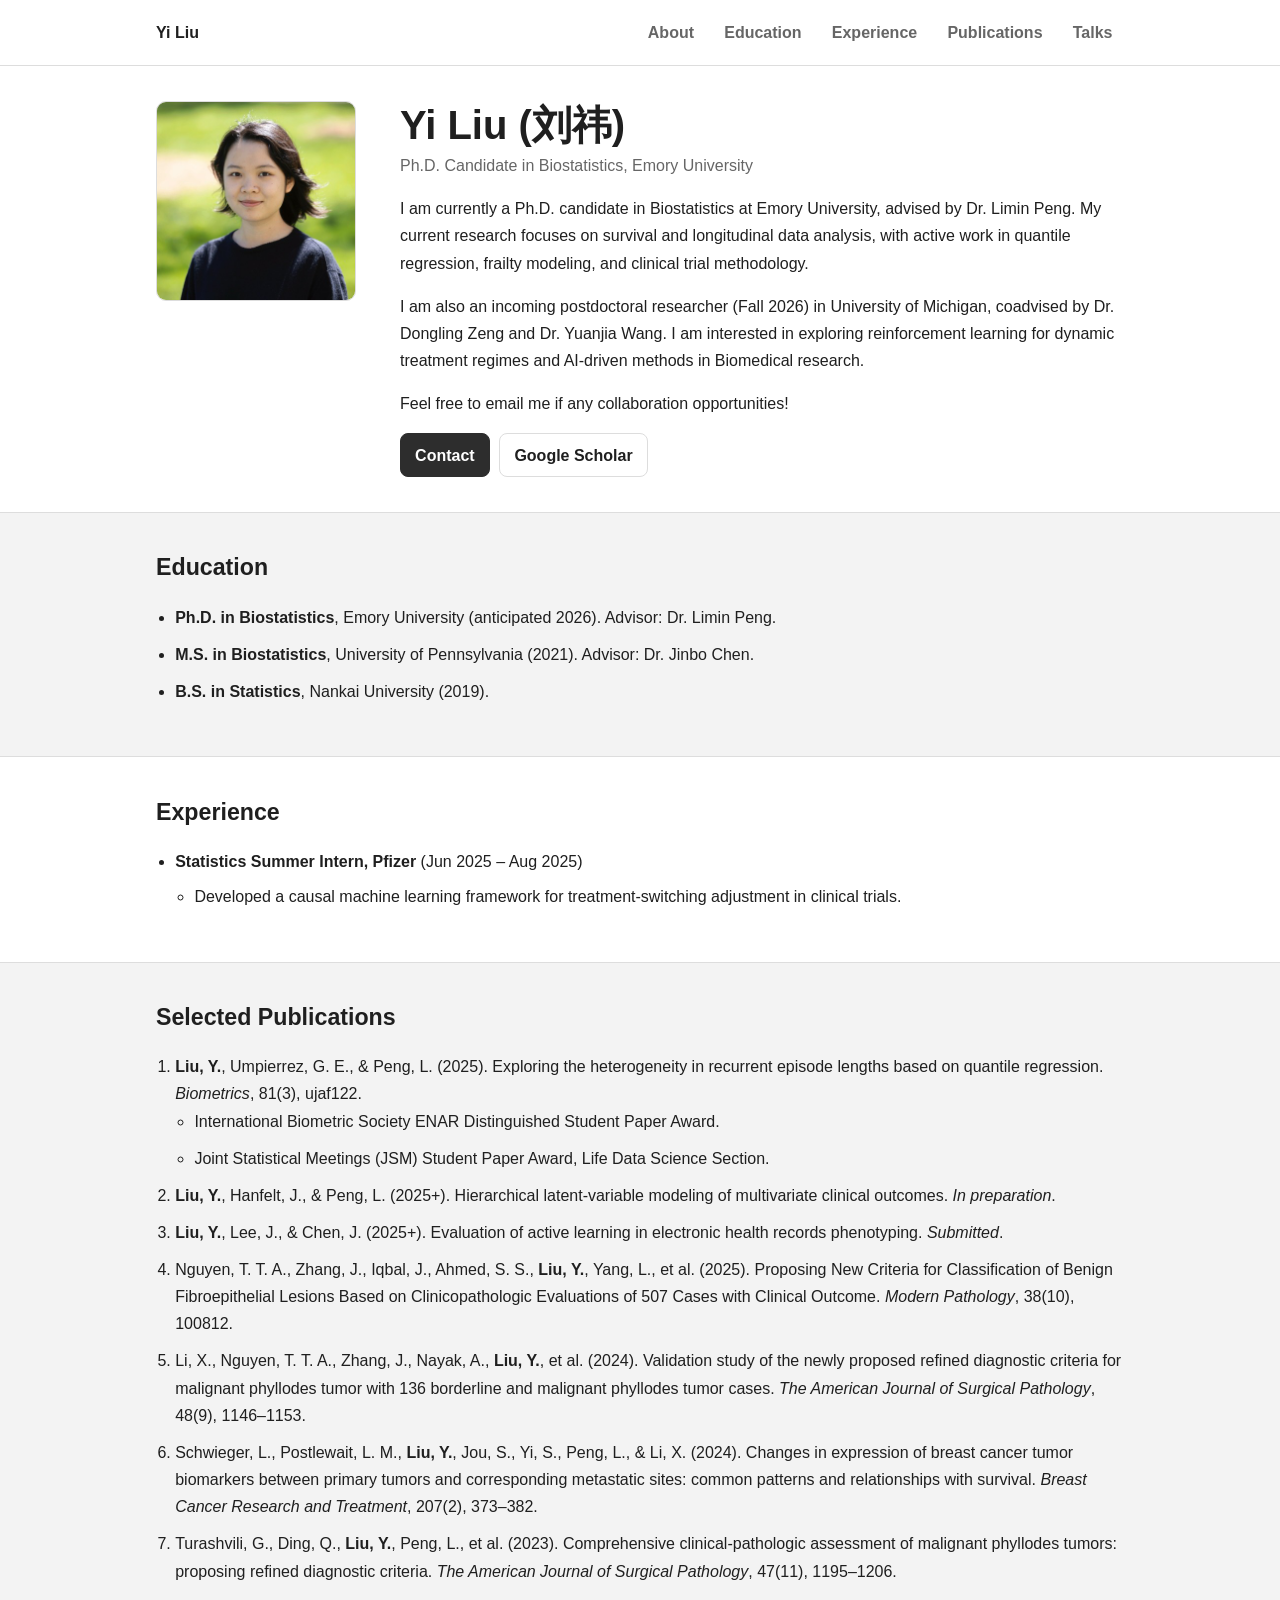
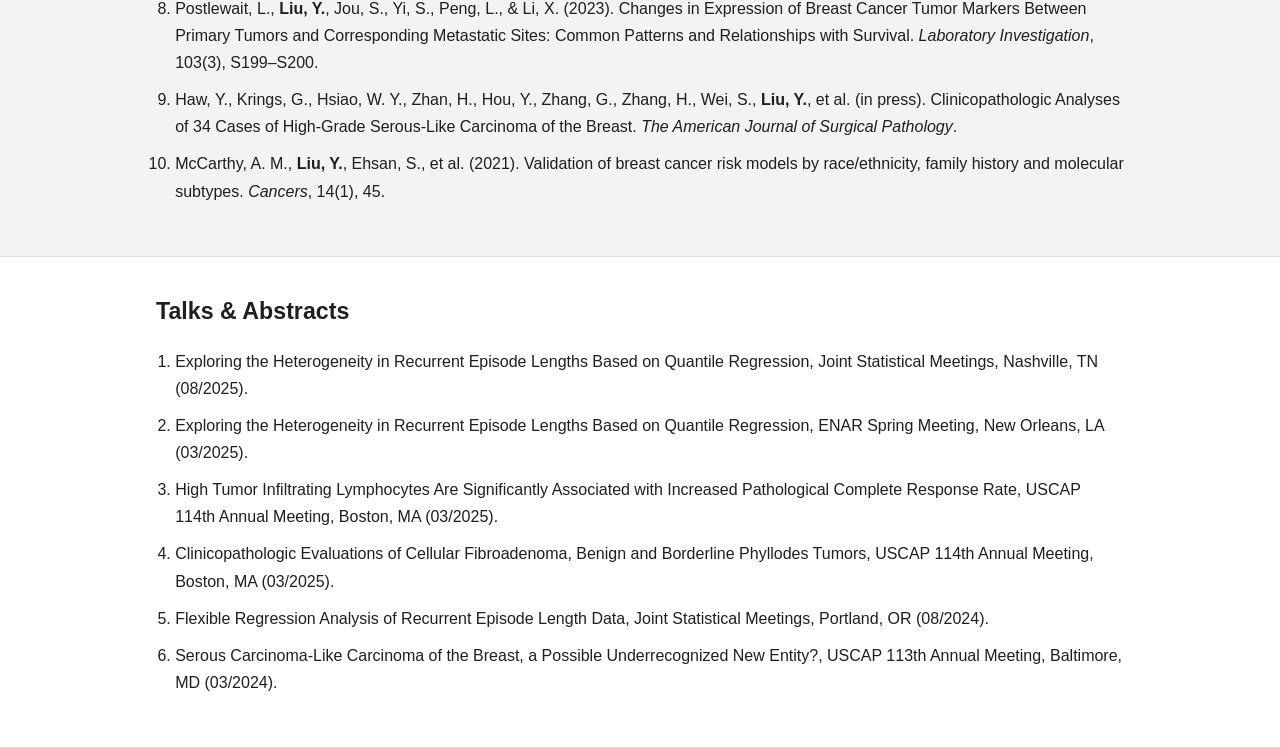
<file: index.html>
<!DOCTYPE html>
<html lang="en">
  <head>
    <meta charset="UTF-8" />
    <meta name="viewport" content="width=device-width, initial-scale=1.0" />
    <title>Yi Liu Biostatistics Personal Page</title>
    <link rel="stylesheet" href="styles.css" />
  </head>
  <body>
    <header class="site-header">
      <div class="nav-shell">
        <div class="brand">Yi Liu</div>
        <nav class="tabs" aria-label="On-page navigation">
          <a href="#about">About</a>
          <a href="#education">Education</a>
          <a href="#experience">Experience</a>
          <a href="#publications">Publications</a>
          <a href="#talks">Talks</a>
        </nav>
      </div>
    </header>

    <main>
      <section id="about" class="section-block section-light intro">
        <div class="content-wrap intro-grid">
          <img src="assets/yi-liu.jpeg" onerror="this.onerror=null;this.src='assets/yi-liu.svg';" alt="Portrait of Yi Liu" class="hero-photo" />
          <div>
            <h1>Yi Liu (刘祎) </h1>
            <p class="subtitle">Ph.D. Candidate in Biostatistics, Emory University</p>
            <p>
              I am currently a Ph.D. candidate in Biostatistics at Emory University, advised by
              Dr. Limin Peng. My current research focuses on survival and longitudinal data
              analysis, with active work in quantile regression, frailty modeling, and clinical
              trial methodology.
            </p>
            <p>
              I am also an incoming postdoctoral researcher (Fall 2026) in University of Michigan,
              coadvised by Dr. Dongling Zeng and Dr. Yuanjia Wang. I am interested in exploring
              reinforcement learning for dynamic treatment regimes and AI-driven methods in
              Biomedical research. 
           </p>   
           <p>   
              Feel free to email me if any collaboration opportunities!
            </p>
            <div class="cta-row">
              <a class="button primary" href="mailto:yi.liu@emory.edu">Contact</a>
              <a class="button" href="https://scholar.google.com/citations?user=tV492EAAAAAJ&hl=en" target="_blank" rel="noopener noreferrer">Google Scholar</a>
            </div>
          </div>
        </div>
      </section>

      <section id="education" class="section-block section-gray">
        <div class="content-wrap">
          <h2>Education</h2>
          <ul>
            <li><strong>Ph.D. in Biostatistics</strong>, Emory University (anticipated 2026). Advisor: Dr. Limin Peng.</li>
            <li><strong>M.S. in Biostatistics</strong>, University of Pennsylvania (2021). Advisor: Dr. Jinbo Chen.</li>
            <li><strong>B.S. in Statistics</strong>, Nankai University (2019).</li>
          </ul>
        </div>
      </section>

      <section id="experience" class="section-block section-light">
        <div class="content-wrap">
          <h2>Experience</h2>
          <ul>
            <li>
              <strong>Statistics Summer Intern, Pfizer</strong> (Jun 2025 – Aug 2025)
              <ul>
                <li>Developed a causal machine learning framework for treatment-switching adjustment in clinical trials.</li>
              </ul>
            </li>
          </ul>
        </div>
      </section>

      <section id="publications" class="section-block section-gray">
        <div class="content-wrap">
          <h2>Selected Publications</h2>
          <ol>
            <li>
              <strong>Liu, Y.</strong>, Umpierrez, G. E., &amp; Peng, L. (2025). Exploring the heterogeneity in recurrent episode lengths based on quantile regression. <em>Biometrics</em>, 81(3), ujaf122.
              <ul>
                <li>International Biometric Society ENAR Distinguished Student Paper Award.</li>
                <li>Joint Statistical Meetings (JSM) Student Paper Award, Life Data Science Section.</li>
              </ul>
            </li>
            <li><strong>Liu, Y.</strong>, Hanfelt, J., &amp; Peng, L. (2025+). Hierarchical latent-variable modeling of multivariate clinical outcomes. <em>In preparation</em>.</li>
            <li><strong>Liu, Y.</strong>, Lee, J., &amp; Chen, J. (2025+). Evaluation of active learning in electronic health records phenotyping. <em>Submitted</em>.</li>
            <li>Nguyen, T. T. A., Zhang, J., Iqbal, J., Ahmed, S. S., <strong>Liu, Y.</strong>, Yang, L., et al. (2025). Proposing New Criteria for Classification of Benign Fibroepithelial Lesions Based on Clinicopathologic Evaluations of 507 Cases with Clinical Outcome. <em>Modern Pathology</em>, 38(10), 100812.</li>
            <li>Li, X., Nguyen, T. T. A., Zhang, J., Nayak, A., <strong>Liu, Y.</strong>, et al. (2024). Validation study of the newly proposed refined diagnostic criteria for malignant phyllodes tumor with 136 borderline and malignant phyllodes tumor cases. <em>The American Journal of Surgical Pathology</em>, 48(9), 1146–1153.</li>
            <li>Schwieger, L., Postlewait, L. M., <strong>Liu, Y.</strong>, Jou, S., Yi, S., Peng, L., &amp; Li, X. (2024). Changes in expression of breast cancer tumor biomarkers between primary tumors and corresponding metastatic sites: common patterns and relationships with survival. <em>Breast Cancer Research and Treatment</em>, 207(2), 373–382.</li>
            <li>Turashvili, G., Ding, Q., <strong>Liu, Y.</strong>, Peng, L., et al. (2023). Comprehensive clinical-pathologic assessment of malignant phyllodes tumors: proposing refined diagnostic criteria. <em>The American Journal of Surgical Pathology</em>, 47(11), 1195–1206.</li>
            <li>Postlewait, L., <strong>Liu, Y.</strong>, Jou, S., Yi, S., Peng, L., &amp; Li, X. (2023). Changes in Expression of Breast Cancer Tumor Markers Between Primary Tumors and Corresponding Metastatic Sites: Common Patterns and Relationships with Survival. <em>Laboratory Investigation</em>, 103(3), S199–S200.</li>
            <li>Haw, Y., Krings, G., Hsiao, W. Y., Zhan, H., Hou, Y., Zhang, G., Zhang, H., Wei, S., <strong>Liu, Y.</strong>, et al. (in press). Clinicopathologic Analyses of 34 Cases of High-Grade Serous-Like Carcinoma of the Breast. <em>The American Journal of Surgical Pathology</em>.</li>
            <li>McCarthy, A. M., <strong>Liu, Y.</strong>, Ehsan, S., et al. (2021). Validation of breast cancer risk models by race/ethnicity, family history and molecular subtypes. <em>Cancers</em>, 14(1), 45.</li>
          </ol>
        </div>
      </section>

      <section id="talks" class="section-block section-light">
        <div class="content-wrap">
          <h2>Talks &amp; Abstracts</h2>
          <ol>
            <li>Exploring the Heterogeneity in Recurrent Episode Lengths Based on Quantile Regression, Joint Statistical Meetings, Nashville, TN (08/2025).</li>
            <li>Exploring the Heterogeneity in Recurrent Episode Lengths Based on Quantile Regression, ENAR Spring Meeting, New Orleans, LA (03/2025).</li>
            <li>High Tumor Infiltrating Lymphocytes Are Significantly Associated with Increased Pathological Complete Response Rate, USCAP 114th Annual Meeting, Boston, MA (03/2025).</li>
            <li>Clinicopathologic Evaluations of Cellular Fibroadenoma, Benign and Borderline Phyllodes Tumors, USCAP 114th Annual Meeting, Boston, MA (03/2025).</li>
            <li>Flexible Regression Analysis of Recurrent Episode Length Data, Joint Statistical Meetings, Portland, OR (08/2024).</li>
            <li>Serous Carcinoma-Like Carcinoma of the Breast, a Possible Underrecognized New Entity?, USCAP 113th Annual Meeting, Baltimore, MD (03/2024).</li>
          </ol>
        </div>
      </section>
    </main>
  </body>
</html>
</file>
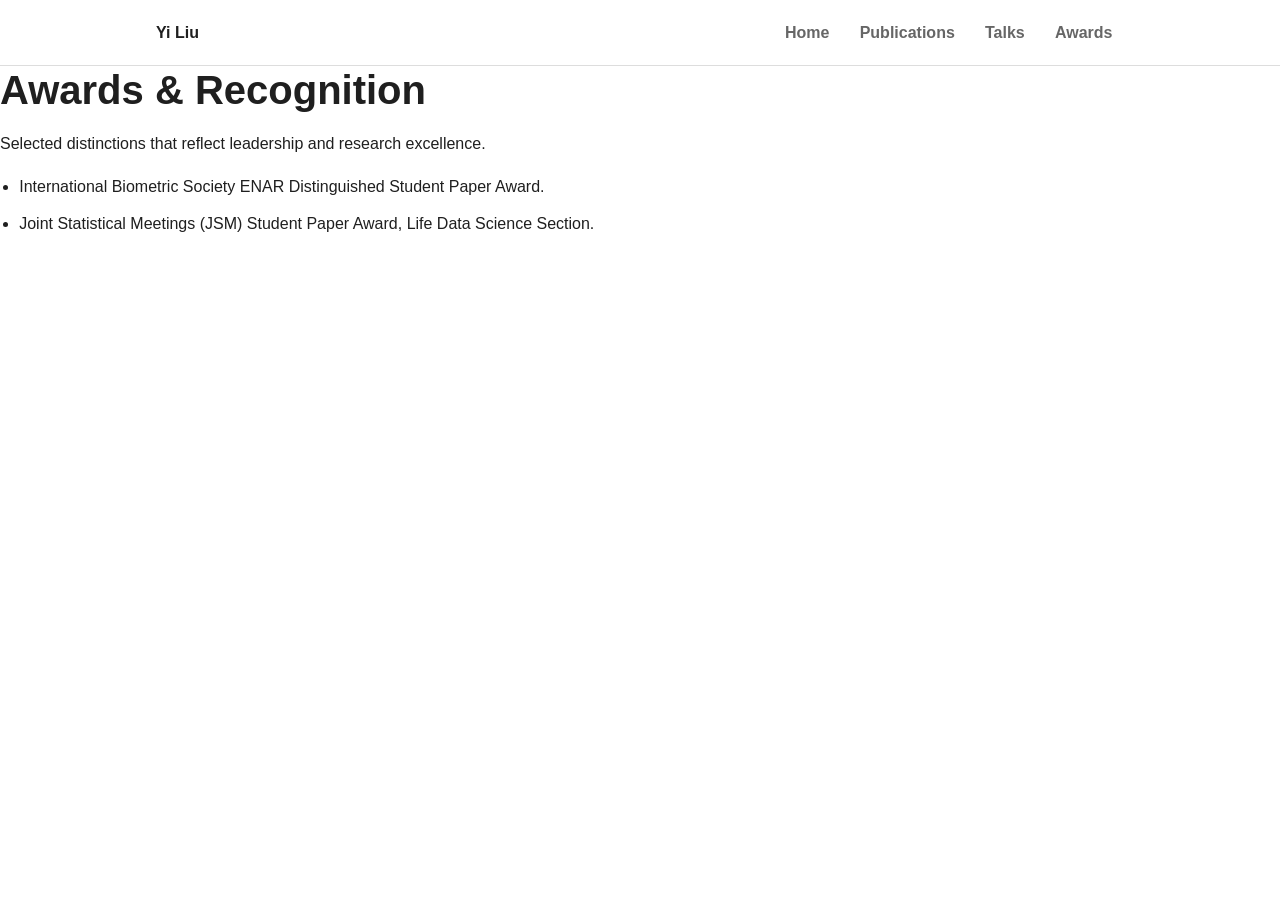
<file: awards.html>
<!DOCTYPE html>
<html lang="en">
  <head>
    <meta charset="UTF-8" />
    <meta name="viewport" content="width=device-width, initial-scale=1.0" />
    <title>Yi Liu | Awards</title>
    <link rel="stylesheet" href="styles.css" />
  </head>
  <body>
    <header class="site-header">
      <div class="nav-shell">
        <div class="brand">Yi Liu</div>
        <nav class="tabs" aria-label="Main navigation">
          <a href="index.html">Home</a>
          <a href="publications.html">Publications</a>
          <a href="talks.html">Talks</a>
          <a class="active" href="awards.html">Awards</a>
        </nav>
      </div>
    </header>

    <main class="container">
      <section class="list-page">
        <h1>Awards &amp; Recognition</h1>
        <p>Selected distinctions that reflect leadership and research excellence.</p>
        <ul>
          <li>International Biometric Society ENAR Distinguished Student Paper Award.</li>
          <li>Joint Statistical Meetings (JSM) Student Paper Award, Life Data Science Section.</li>
        </ul>
      </section>
    </main>
  </body>
</html>
</file>
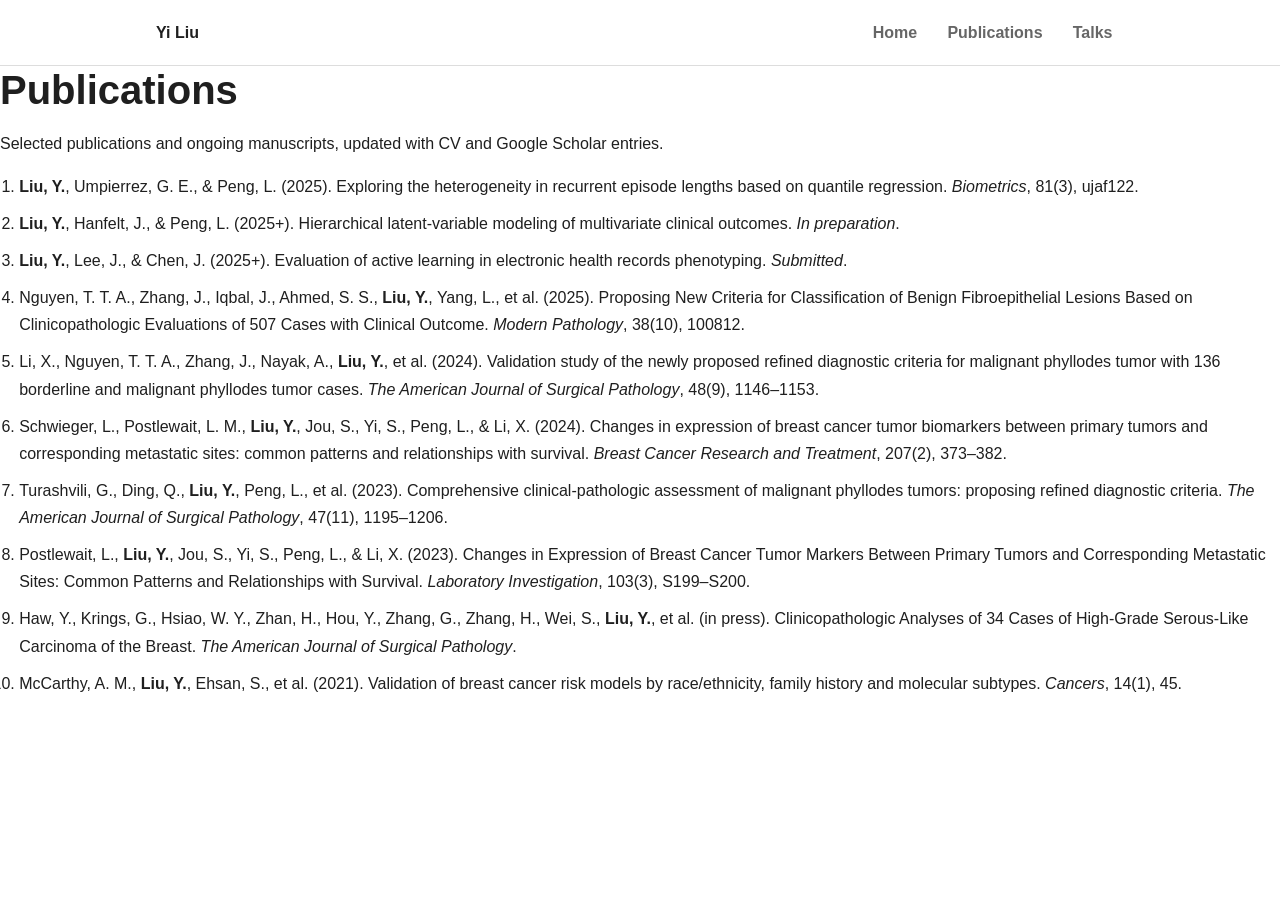
<file: publications.html>
<!DOCTYPE html>
<html lang="en">
  <head>
    <meta charset="UTF-8" />
    <meta name="viewport" content="width=device-width, initial-scale=1.0" />
    <title>Yi Liu | Publications</title>
    <link rel="stylesheet" href="styles.css" />
  </head>
  <body>
    <header class="site-header">
      <div class="nav-shell">
        <div class="brand">Yi Liu</div>
        <nav class="tabs" aria-label="Main navigation">
          <a href="index.html">Home</a>
          <a class="active" href="publications.html">Publications</a>
          <a href="talks.html">Talks</a>
        </nav>
      </div>
    </header>

    <main class="container">
      <section class="list-page">
        <h1>Publications</h1>
        <p>Selected publications and ongoing manuscripts, updated with CV and Google Scholar entries.</p>

        <ol>
          <li><strong>Liu, Y.</strong>, Umpierrez, G. E., &amp; Peng, L. (2025). Exploring the heterogeneity in recurrent episode lengths based on quantile regression. <em>Biometrics</em>, 81(3), ujaf122.</li>
          <li><strong>Liu, Y.</strong>, Hanfelt, J., &amp; Peng, L. (2025+). Hierarchical latent-variable modeling of multivariate clinical outcomes. <em>In preparation</em>.</li>
          <li><strong>Liu, Y.</strong>, Lee, J., &amp; Chen, J. (2025+). Evaluation of active learning in electronic health records phenotyping. <em>Submitted</em>.</li>
          <li>Nguyen, T. T. A., Zhang, J., Iqbal, J., Ahmed, S. S., <strong>Liu, Y.</strong>, Yang, L., et al. (2025). Proposing New Criteria for Classification of Benign Fibroepithelial Lesions Based on Clinicopathologic Evaluations of 507 Cases with Clinical Outcome. <em>Modern Pathology</em>, 38(10), 100812.</li>
          <li>Li, X., Nguyen, T. T. A., Zhang, J., Nayak, A., <strong>Liu, Y.</strong>, et al. (2024). Validation study of the newly proposed refined diagnostic criteria for malignant phyllodes tumor with 136 borderline and malignant phyllodes tumor cases. <em>The American Journal of Surgical Pathology</em>, 48(9), 1146–1153.</li>
          <li>Schwieger, L., Postlewait, L. M., <strong>Liu, Y.</strong>, Jou, S., Yi, S., Peng, L., &amp; Li, X. (2024). Changes in expression of breast cancer tumor biomarkers between primary tumors and corresponding metastatic sites: common patterns and relationships with survival. <em>Breast Cancer Research and Treatment</em>, 207(2), 373–382.</li>
          <li>Turashvili, G., Ding, Q., <strong>Liu, Y.</strong>, Peng, L., et al. (2023). Comprehensive clinical-pathologic assessment of malignant phyllodes tumors: proposing refined diagnostic criteria. <em>The American Journal of Surgical Pathology</em>, 47(11), 1195–1206.</li>
          <li>Postlewait, L., <strong>Liu, Y.</strong>, Jou, S., Yi, S., Peng, L., &amp; Li, X. (2023). Changes in Expression of Breast Cancer Tumor Markers Between Primary Tumors and Corresponding Metastatic Sites: Common Patterns and Relationships with Survival. <em>Laboratory Investigation</em>, 103(3), S199–S200.</li>
          <li>Haw, Y., Krings, G., Hsiao, W. Y., Zhan, H., Hou, Y., Zhang, G., Zhang, H., Wei, S., <strong>Liu, Y.</strong>, et al. (in press). Clinicopathologic Analyses of 34 Cases of High-Grade Serous-Like Carcinoma of the Breast. <em>The American Journal of Surgical Pathology</em>.</li>
          <li>McCarthy, A. M., <strong>Liu, Y.</strong>, Ehsan, S., et al. (2021). Validation of breast cancer risk models by race/ethnicity, family history and molecular subtypes. <em>Cancers</em>, 14(1), 45.</li>
        </ol>
      </section>
    </main>
  </body>
</html>
</file>
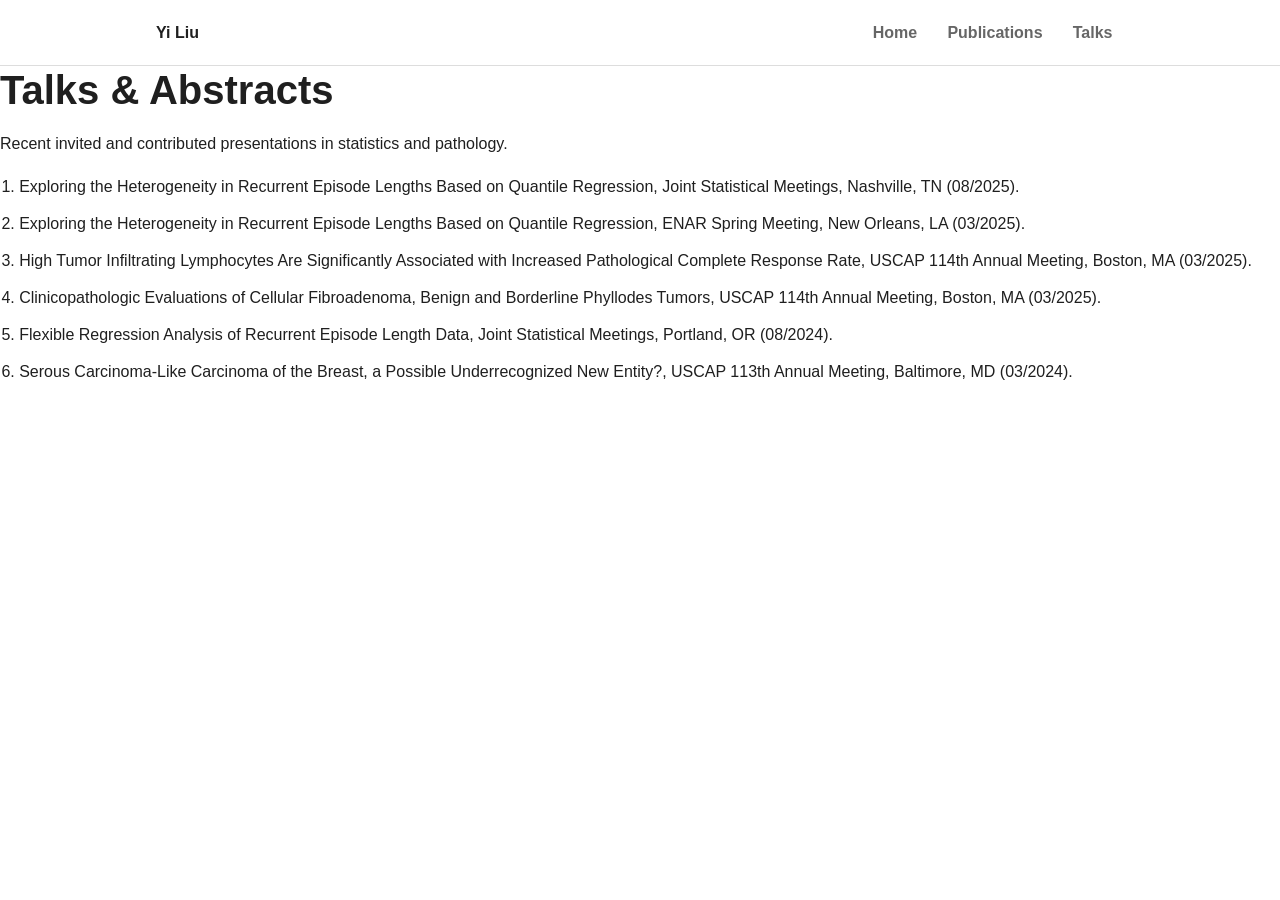
<file: talks.html>
<!DOCTYPE html>
<html lang="en">
  <head>
    <meta charset="UTF-8" />
    <meta name="viewport" content="width=device-width, initial-scale=1.0" />
    <title>Yi Liu | Talks & Abstracts</title>
    <link rel="stylesheet" href="styles.css" />
  </head>
  <body>
    <header class="site-header">
      <div class="nav-shell">
        <div class="brand">Yi Liu</div>
        <nav class="tabs" aria-label="Main navigation">
          <a href="index.html">Home</a>
          <a href="publications.html">Publications</a>
          <a class="active" href="talks.html">Talks</a>
        </nav>
      </div>
    </header>

    <main class="container">
      <section class="list-page">
        <h1>Talks &amp; Abstracts</h1>
        <p>Recent invited and contributed presentations in statistics and pathology.</p>
        <ol>
          <li>Exploring the Heterogeneity in Recurrent Episode Lengths Based on Quantile Regression, Joint Statistical Meetings, Nashville, TN (08/2025).</li>
          <li>Exploring the Heterogeneity in Recurrent Episode Lengths Based on Quantile Regression, ENAR Spring Meeting, New Orleans, LA (03/2025).</li>
          <li>High Tumor Infiltrating Lymphocytes Are Significantly Associated with Increased Pathological Complete Response Rate, USCAP 114th Annual Meeting, Boston, MA (03/2025).</li>
          <li>Clinicopathologic Evaluations of Cellular Fibroadenoma, Benign and Borderline Phyllodes Tumors, USCAP 114th Annual Meeting, Boston, MA (03/2025).</li>
          <li>Flexible Regression Analysis of Recurrent Episode Length Data, Joint Statistical Meetings, Portland, OR (08/2024).</li>
          <li>Serous Carcinoma-Like Carcinoma of the Breast, a Possible Underrecognized New Entity?, USCAP 113th Annual Meeting, Baltimore, MD (03/2024).</li>
        </ol>
      </section>
    </main>
  </body>
</html>
</file>
<file: styles.css>
:root {
  --bg-white: #ffffff;
  --bg-gray: #f3f3f3;
  --text: #1f1f1f;
  --muted: #666666;
  --line: #dddddd;
  --accent: #2d2d2d;
}

* { box-sizing: border-box; }

html { scroll-behavior: smooth; }

body {
  margin: 0;
  font-family: "Inter", "Segoe UI", Roboto, sans-serif;
  color: var(--text);
  background: var(--bg-white);
  line-height: 1.7;
}

a { color: inherit; }

.site-header {
  position: sticky;
  top: 0;
  z-index: 10;
  border-bottom: 1px solid var(--line);
  background: rgba(255, 255, 255, 0.95);
}

.nav-shell {
  max-width: 1000px;
  margin: 0 auto;
  padding: 0.85rem 1rem;
  display: flex;
  justify-content: space-between;
  align-items: center;
  gap: 0.8rem;
}

.brand { font-weight: 700; }

.tabs {
  display: flex;
  gap: 0.45rem;
  flex-wrap: wrap;
}

.tabs a {
  padding: 0.32rem 0.72rem;
  border-radius: 999px;
  text-decoration: none;
  color: var(--muted);
  font-weight: 600;
}

.tabs a:hover {
  color: var(--text);
  background: #efefef;
}

.section-block {
  padding: 2.2rem 0;
  border-bottom: 1px solid var(--line);
}

.section-light { background: var(--bg-white); }
.section-gray { background: var(--bg-gray); }

.content-wrap {
  max-width: 1000px;
  margin: 0 auto;
  padding: 0 1rem;
}

.intro-grid {
  display: grid;
  grid-template-columns: 220px 1fr;
  gap: 1.5rem;
  align-items: start;
}

.hero-photo {
  width: 100%;
  max-width: 200px;
  aspect-ratio: 1;
  border-radius: 10px;
  border: 1px solid var(--line);
  background: #fafafa;
}

h1 {
  margin: 0;
  font-size: clamp(2rem, 3.4vw, 2.5rem);
  line-height: 1.2;
}

h2 {
  margin: 0 0 0.65rem;
  font-size: 1.45rem;
}

.subtitle {
  margin: 0.2rem 0 0.8rem;
  color: var(--muted);
}

.note {
  color: var(--muted);
  margin-top: 0.8rem;
}

.cta-row {
  display: flex;
  gap: 0.6rem;
  flex-wrap: wrap;
  margin-top: 1rem;
}

.button {
  text-decoration: none;
  padding: 0.45rem 0.88rem;
  border-radius: 8px;
  border: 1px solid var(--line);
  background: #fff;
  font-weight: 600;
}

.button.primary {
  color: #fff;
  background: var(--accent);
  border-color: var(--accent);
}

ol, ul { padding-left: 1.2rem; }
li + li { margin-top: 0.62rem; }
ul ul { margin-top: 0.5rem; }

@media (max-width: 850px) {
  .intro-grid { grid-template-columns: 1fr; }
  .hero-photo { max-width: 170px; }
}
</file>
